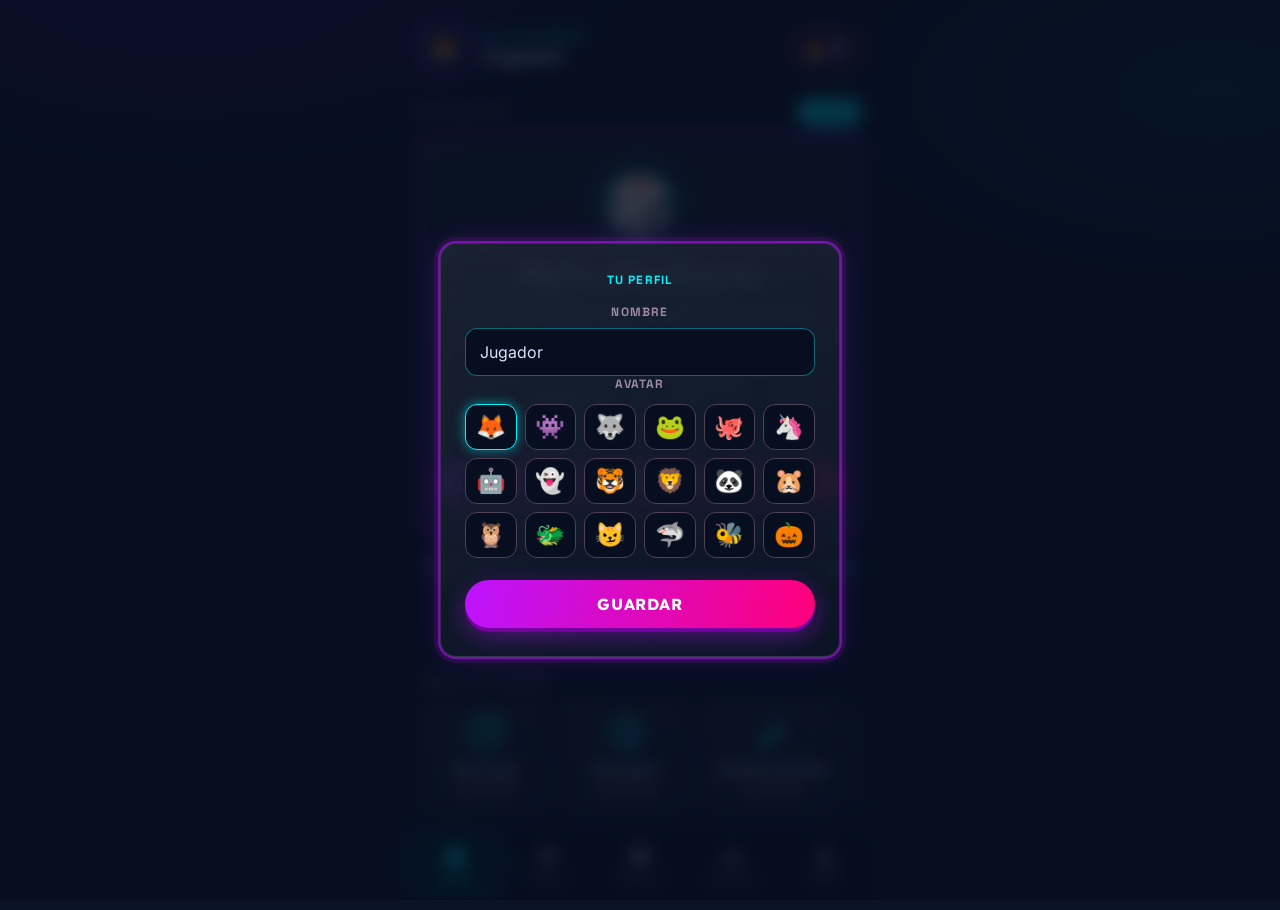
<file: index.html>
<!DOCTYPE html>
<html lang="es">
<head>
<meta charset="UTF-8">
<meta name="viewport" content="width=device-width, initial-scale=1.0, viewport-fit=cover">
<meta name="theme-color" content="#0b1326">
<title>Daily Buddy Battles</title>
<link rel="preconnect" href="https://fonts.googleapis.com">
<link rel="preconnect" href="https://fonts.gstatic.com" crossorigin>
<link href="https://fonts.googleapis.com/css2?family=Lexend:wght@400;600;700;800&family=Inter:wght@400;500;600&family=Space+Grotesk:wght@500;700&display=swap" rel="stylesheet">
<link rel="stylesheet" href="css/style.css">
<link rel="icon" href="data:image/svg+xml,<svg xmlns='http://www.w3.org/2000/svg' viewBox='0 0 100 100'><text y='.9em' font-size='90'>⚡</text></svg>">
</head>
<body>

<div id="app">

  <!-- ============ DASHBOARD ============ -->
  <main id="view-home" class="view active">
    <header class="hud">
      <div class="hud-left">
        <div class="avatar avatar-md glow-primary" id="home-avatar">🦊</div>
        <div>
          <p class="label-caps text-cyan">HOLA DE NUEVO</p>
          <h2 class="hud-name" id="home-name">Jugador</h2>
        </div>
      </div>
      <div class="streak-pod" title="Racha diaria">
        <span class="streak-flame">🔥</span>
        <span class="stats-number" id="home-streak">0</span>
      </div>
    </header>

    <section class="section">
      <div class="section-head">
        <p class="label-caps text-muted">RETO DE HOY</p>
        <span class="chip chip-live" id="home-live-chip">● LIVE</span>
      </div>

      <div class="card-hero glass glow-edge" id="home-hero">
        <div class="hero-bg-glow"></div>
        <div class="hero-icon" id="home-game-icon">🎯</div>
        <h1 class="hero-title" id="home-game-name">Cargando…</h1>
        <p class="hero-desc" id="home-game-desc"></p>
        <div class="hero-meta">
          <div class="meta-pod">
            <p class="label-caps text-muted">TERMINA EN</p>
            <p class="stats-number text-cyan" id="home-countdown">--:--:--</p>
          </div>
          <div class="meta-pod">
            <p class="label-caps text-muted">TU MARCA</p>
            <p class="stats-number text-pink" id="home-best">—</p>
          </div>
        </div>
        <button class="btn-3d btn-primary btn-block" id="home-play-btn">
          <span id="home-play-label">JUGAR AHORA</span>
        </button>
      </div>
    </section>

    <section class="section">
      <div class="section-head">
        <p class="label-caps text-muted">RANKING DE HOY</p>
        <button class="link-btn" data-goto="rank">Ver todo</button>
      </div>
      <div id="home-mini-rank" class="stack"></div>
    </section>

    <section class="section">
      <div class="section-head">
        <p class="label-caps text-muted">TODOS LOS JUEGOS</p>
      </div>
      <div class="rail" id="home-upcoming"></div>
    </section>
  </main>

  <!-- ============ DUEL LOBBY ============ -->
  <main id="view-duel" class="view">
    <header class="page-head">
      <h1 class="page-title">Sala de Duelo</h1>
      <p class="page-sub">Reta a un amigo en el minijuego de hoy</p>
    </header>

    <section class="section">
      <div class="duel-card glass glow-edge">
        <div class="duel-side">
          <div class="avatar avatar-lg glow-primary" id="duel-me-avatar">🦊</div>
          <p class="duel-name" id="duel-me-name">Tú</p>
          <p class="stats-number text-cyan" id="duel-me-score">—</p>
        </div>
        <div class="vs-badge">VS</div>
        <div class="duel-side">
          <div class="avatar avatar-lg glow-pink" id="duel-foe-avatar">👾</div>
          <p class="duel-name" id="duel-foe-name">Rival</p>
          <p class="stats-number text-pink" id="duel-foe-score">—</p>
        </div>
      </div>

      <div class="field">
        <label class="label-caps text-muted" for="duel-foe-input">NOMBRE DEL RIVAL</label>
        <input type="text" id="duel-foe-input" class="input" maxlength="14" placeholder="Ej: Marta">
      </div>

      <button class="btn-3d btn-primary btn-block" id="duel-start-btn">⚔️ EMPEZAR DUELO</button>
      <p class="hint">Modo pasa-y-juega: primero juegas tú y luego le pasas el móvil a tu rival. Mismo reto, misma semilla.</p>
    </section>

    <section class="section">
      <div class="section-head">
        <p class="label-caps text-muted">COMPARTE TU RESULTADO</p>
      </div>
      <div class="card glass">
        <p class="body-md text-muted" id="share-status">Juega el reto de hoy para generar tu código.</p>
        <div class="share-row">
          <code class="share-code" id="share-code">—</code>
          <button class="btn-3d btn-cyan btn-sm" id="share-copy-btn">COPIAR</button>
        </div>
      </div>
      <div class="field">
        <label class="label-caps text-muted" for="import-input">PEGA EL CÓDIGO DE UN AMIGO</label>
        <div class="share-row">
          <input type="text" id="import-input" class="input" placeholder="DDB1.…">
          <button class="btn-3d btn-pink btn-sm" id="import-btn">AÑADIR</button>
        </div>
        <p class="hint" id="import-msg"></p>
      </div>
    </section>

    <section class="section">
      <div class="section-head">
        <p class="label-caps text-muted">HISTORIAL DE DUELOS</p>
      </div>
      <div id="duel-history" class="stack"></div>
    </section>
  </main>

  <!-- ============ QUEST BOARD (camino hexagonal estilo oca) ============ -->
  <main id="view-board" class="view neon-grid">
    <header class="page-head quest-head">
      <h1 class="page-title quest-title">EL TABLERO</h1>
      <p class="page-sub" id="board-sub">Temporada 1 · Da la vuelta al tablero para ganar</p>
    </header>

    <section class="section">
      <div class="mono-board" id="board-grid"></div>
    </section>

    <section class="section">
      <div class="card glass board-legend">
        <p class="label-caps text-muted">CÓMO FUNCIONA</p>
        <p class="hint">Cada partida del reto avanza tu ficha <b>1–6 casillas</b> según la puntuación (500 pts ≈ 1 casilla). Ganar un duelo da <b>+3</b>. Los amigos avanzan al pegar sus códigos.</p>
        <p class="hint">⏫ <b>Adelanta</b>: saltas por delante del rival de delante · ⏬ <b>Retrocede</b>: te cae detrás el de atrás · 🔄 <b>Intercambio</b>: cambias de sitio con el líder · 🏁 <b>Vuelta completa</b>: ¡ganas la temporada!</p>
      </div>
    </section>

    <section class="section">
      <div class="section-head"><p class="label-caps text-muted">ÚLTIMOS MOVIMIENTOS</p></div>
      <div id="board-log" class="stack"></div>
    </section>

    <!-- banner de movimiento (fijo sobre la nav) -->
    <div class="quest-banner" id="board-banner">
      <div class="qb-icon">
        <svg viewBox="0 0 24 24"><path d="m3 17 6-6 4 4 7-7v4h2V5h-7v2h4l-6 6-4-4-8 8z"/></svg>
      </div>
      <div class="qb-info">
        <p class="label-caps text-cyan" id="qb-title">RETO PENDIENTE</p>
        <p class="qb-sub" id="qb-sub">Juega para avanzar</p>
      </div>
      <button class="btn-3d btn-primary btn-sm" id="qb-btn">JUGAR</button>
    </div>

    <div class="vignette"></div>
  </main>

  <!-- ============ LEADERBOARD ============ -->
  <main id="view-rank" class="view">
    <header class="page-head">
      <h1 class="page-title">Clasificación</h1>
      <p class="page-sub" id="rank-sub">Reto de hoy</p>
    </header>

    <div class="seg" id="rank-seg">
      <button class="seg-btn active" data-range="today">Hoy</button>
      <button class="seg-btn" data-range="week">Semana</button>
      <button class="seg-btn" data-range="all">Total</button>
    </div>

    <section class="podium-wrap" id="rank-podium"></section>

    <section class="section">
      <div id="rank-list" class="stack"></div>
    </section>
  </main>

  <!-- ============ PROFILE ============ -->
  <main id="view-profile" class="view">
    <header class="page-head profile-head">
      <div class="avatar avatar-xl glow-primary" id="prof-avatar">🦊</div>
      <h1 class="page-title" id="prof-name">Jugador</h1>
      <p class="label-caps text-cyan" id="prof-title-badge">NOVATO NEÓN</p>
      <button class="link-btn" id="prof-edit-btn">✏️ Editar perfil</button>
    </header>

    <section class="section">
      <div class="stat-grid">
        <div class="card glass stat-pod"><p class="stats-number text-primary" id="st-played">0</p><p class="label-caps text-muted">PARTIDAS</p></div>
        <div class="card glass stat-pod"><p class="stats-number text-cyan" id="st-streak">0</p><p class="label-caps text-muted">RACHA</p></div>
        <div class="card glass stat-pod"><p class="stats-number text-pink" id="st-wins">0</p><p class="label-caps text-muted">DUELOS GANADOS</p></div>
        <div class="card glass stat-pod"><p class="stats-number text-gold" id="st-points">0</p><p class="label-caps text-muted">PUNTOS TOTALES</p></div>
      </div>
    </section>

    <section class="section">
      <div class="section-head"><p class="label-caps text-muted">INSIGNIAS</p></div>
      <div class="badge-grid" id="prof-badges"></div>
    </section>

    <section class="section">
      <div class="section-head"><p class="label-caps text-muted">ACTIVIDAD RECIENTE</p></div>
      <div id="prof-activity" class="stack"></div>
    </section>

    <section class="section">
      <button class="btn-3d btn-danger btn-block" id="prof-reset-btn">BORRAR TODOS MIS DATOS</button>
    </section>
  </main>

  <!-- ============ BOTTOM NAV ============ -->
  <nav class="bottom-nav glass">
    <button class="nav-btn active" data-goto="home">
      <svg viewBox="0 0 24 24"><path d="M3 10.5 12 3l9 7.5V21a1 1 0 0 1-1 1h-5v-6h-6v6H4a1 1 0 0 1-1-1Z"/></svg>
      <span>Inicio</span>
    </button>
    <button class="nav-btn" data-goto="duel">
      <svg viewBox="0 0 24 24"><path d="M14.5 3 21 9.5l-2 2L12.5 5zM5 12.5 11.5 19l-2 2L3 14.5zM3 9.5 9.5 3l11 11L14 20.5z" opacity=".9"/></svg>
      <span>Duelo</span>
    </button>
    <button class="nav-btn" data-goto="board">
      <svg viewBox="0 0 24 24"><path d="M5 3h14a2 2 0 0 1 2 2v14a2 2 0 0 1-2 2H5a2 2 0 0 1-2-2V5a2 2 0 0 1 2-2m3 3.5A1.5 1.5 0 1 0 9.5 8 1.5 1.5 0 0 0 8 6.5m8 0A1.5 1.5 0 1 0 17.5 8 1.5 1.5 0 0 0 16 6.5m-4 4A1.5 1.5 0 1 0 13.5 12 1.5 1.5 0 0 0 12 10.5m-4 4A1.5 1.5 0 1 0 9.5 16 1.5 1.5 0 0 0 8 14.5m8 0A1.5 1.5 0 1 0 17.5 16 1.5 1.5 0 0 0 16 14.5"/></svg>
      <span>Tablero</span>
    </button>
    <button class="nav-btn" data-goto="rank">
      <svg viewBox="0 0 24 24"><path d="M4 21v-8h4v8zm6 0V6h4v15zm6 0v-11h4v11z"/></svg>
      <span>Ranking</span>
    </button>
    <button class="nav-btn" data-goto="profile">
      <svg viewBox="0 0 24 24"><path d="M12 12a4.5 4.5 0 1 0-4.5-4.5A4.5 4.5 0 0 0 12 12m0 2c-4 0-8 2-8 5v2h16v-2c0-3-4-5-8-5"/></svg>
      <span>Perfil</span>
    </button>
  </nav>

</div>

<!-- ============ GAME OVERLAY ============ -->
<div id="game-overlay" class="overlay hidden">
  <header class="game-hud glass">
    <button class="icon-btn" id="game-quit-btn">✕</button>
    <div class="game-hud-mid">
      <p class="label-caps text-cyan" id="game-hud-label">RETO</p>
      <p class="hud-name" id="game-hud-title">—</p>
    </div>
    <div class="game-hud-score">
      <p class="label-caps text-muted">PUNTOS</p>
      <p class="stats-number text-primary" id="game-hud-score">0</p>
    </div>
  </header>
  <div id="game-stage"></div>
</div>

<!-- ============ RESULT MODAL ============ -->
<div id="result-modal" class="overlay hidden">
  <div class="modal-card glass glow-edge">
    <p class="label-caps" id="result-label">RESULTADO</p>
    <h1 class="result-title" id="result-title">¡BIEN!</h1>
    <p class="result-score" id="result-score">0</p>
    <p class="body-md text-muted" id="result-detail"></p>
    <div class="modal-actions" id="result-actions"></div>
  </div>
</div>

<!-- ============ PROFILE EDIT MODAL ============ -->
<div id="edit-modal" class="overlay hidden">
  <div class="modal-card glass glow-edge">
    <p class="label-caps text-cyan">TU PERFIL</p>
    <div class="field">
      <label class="label-caps text-muted" for="edit-name">NOMBRE</label>
      <input type="text" id="edit-name" class="input" maxlength="14" placeholder="Tu nombre">
    </div>
    <p class="label-caps text-muted">AVATAR</p>
    <div class="emoji-grid" id="edit-emojis"></div>
    <div class="modal-actions">
      <button class="btn-3d btn-primary btn-block" id="edit-save-btn">GUARDAR</button>
    </div>
  </div>
</div>

<div id="toast" class="toast hidden"></div>

<script src="js/games.js"></script>
<script src="js/app.js"></script>
</body>
</html>
</file>
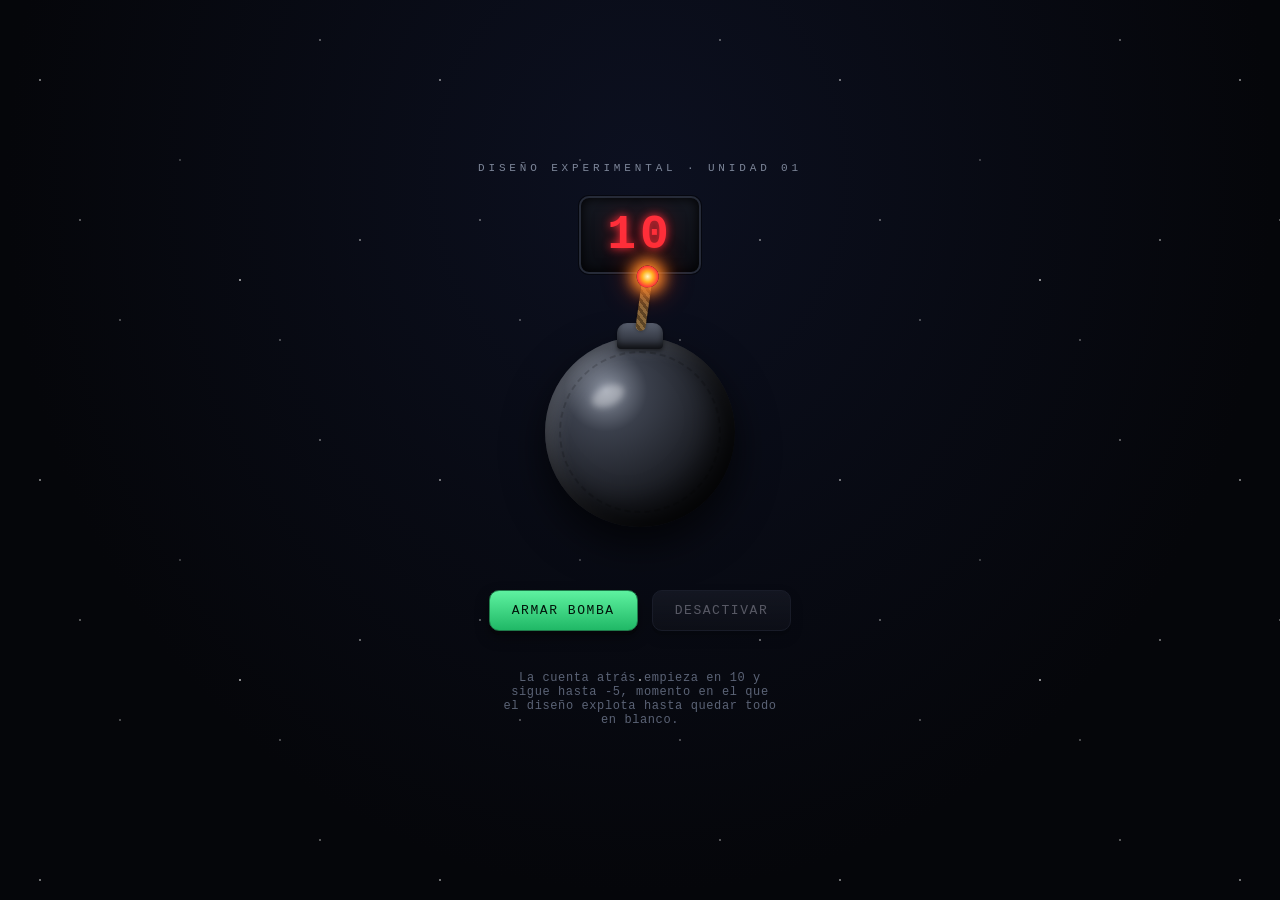
<file: bomba.html>
<!DOCTYPE html>
<html lang="es">
<head>
<meta charset="UTF-8">
<meta name="viewport" content="width=device-width, initial-scale=1.0, viewport-fit=cover">
<meta name="theme-color" content="#05060a">
<title>Bomba: Cuenta Atrás</title>
<link rel="icon" href="data:image/svg+xml,<svg xmlns='http://www.w3.org/2000/svg' viewBox='0 0 100 100'><text y='.9em' font-size='90'>💣</text></svg>">
<style>
  :root{
    --bg-1:#05060a;
    --bg-2:#0c1020;
    --steel-1:#3a3f4b;
    --steel-2:#181a20;
    --steel-hi:#8a91a0;
    --red:#ff2f3a;
    --amber:#ffb020;
    --white:#ffffff;
  }
  *{box-sizing:border-box;}
  html,body{
    margin:0;
    padding:0;
    width:100%;
    height:100%;
    background:radial-gradient(ellipse at 50% 20%, var(--bg-2), var(--bg-1) 70%);
    overflow:hidden;
    font-family:'Courier New', 'Segoe UI Mono', monospace;
  }

  #stars{
    position:fixed;
    inset:0;
    background-image:
      radial-gradient(1px 1px at 10% 20%, #ffffff88 1px, transparent 1px),
      radial-gradient(1px 1px at 80% 10%, #ffffff66 1px, transparent 1px),
      radial-gradient(1px 1px at 60% 70%, #ffffffaa 1px, transparent 1px),
      radial-gradient(1px 1px at 30% 80%, #ffffff55 1px, transparent 1px),
      radial-gradient(1px 1px at 90% 60%, #ffffff77 1px, transparent 1px),
      radial-gradient(1px 1px at 45% 40%, #ffffff44 1px, transparent 1px),
      radial-gradient(1px 1px at 20% 55%, #ffffff66 1px, transparent 1px),
      radial-gradient(1px 1px at 70% 85%, #ffffff55 1px, transparent 1px);
    background-repeat:repeat;
    background-size:400px 400px;
    opacity:.8;
    pointer-events:none;
    z-index:0;
    transition:opacity .6s ease;
  }

  #scene{
    position:relative;
    width:100%;
    height:100%;
    display:flex;
    flex-direction:column;
    align-items:center;
    justify-content:center;
    gap:28px;
    z-index:1;
  }

  .title{
    color:#7d8699;
    letter-spacing:.35em;
    font-size:11px;
    text-transform:uppercase;
    margin:0 0 -6px;
  }

  /* ---------- Timer readout ---------- */
  .readout{
    position:relative;
    padding:10px 26px;
    border-radius:10px;
    background:linear-gradient(180deg,#151821,#0a0c12);
    border:2px solid #262b38;
    box-shadow:inset 0 0 12px #000, 0 0 0 1px #00000080;
  }
  .readout-digits{
    font-size:48px;
    font-weight:700;
    letter-spacing:4px;
    color:var(--red);
    text-shadow:0 0 8px var(--red), 0 0 22px #ff000066;
    font-variant-numeric:tabular-nums;
    transition:color .2s;
  }
  .readout-digits.neg{
    color:#ff5f5f;
    animation:blinkFast .35s steps(2,start) infinite;
  }
  @keyframes blinkFast{ 50%{ opacity:.25; } }

  /* ---------- Bomb ---------- */
  #bomb-wrap{
    position:relative;
    width:260px;
    height:260px;
    display:flex;
    align-items:center;
    justify-content:center;
  }
  #bomb{
    position:relative;
    width:190px;
    height:190px;
    border-radius:50%;
    background:
      radial-gradient(circle at 32% 28%, var(--steel-hi) 0%, var(--steel-1) 22%, var(--steel-2) 62%, #050608 100%);
    box-shadow:
      inset -14px -14px 30px #000000cc,
      inset 10px 10px 18px #ffffff22,
      0 18px 40px #000000aa;
    transition:transform .08s ease;
  }
  #bomb::after{
    /* rivet ring */
    content:"";
    position:absolute;
    inset:14px;
    border-radius:50%;
    border:2px dashed #00000055;
    opacity:.5;
  }
  .cap{
    position:absolute;
    top:-14px;
    left:50%;
    transform:translateX(-50%);
    width:46px;
    height:26px;
    border-radius:10px 10px 4px 4px;
    background:linear-gradient(180deg,#585f6e,#22252d);
    box-shadow:inset 0 -4px 6px #00000090, 0 2px 4px #00000080;
  }
  .fuse{
    position:absolute;
    top:-58px;
    left:50%;
    width:10px;
    height:52px;
    transform-origin:bottom center;
    transform:translateX(-50%) rotate(8deg);
  }
  .fuse-rope{
    position:absolute;
    inset:0;
    background:repeating-linear-gradient(45deg,#8a6a3d,#8a6a3d 3px,#5c4526 3px,#5c4526 6px);
    border-radius:6px;
    box-shadow:0 0 4px #00000070;
  }
  .spark{
    position:absolute;
    top:-14px;
    left:50%;
    transform:translateX(-50%);
    width:22px;
    height:22px;
    border-radius:50%;
    background:radial-gradient(circle, #fff5c0 0%, var(--amber) 35%, var(--red) 70%, transparent 75%);
    box-shadow:0 0 14px 6px #ff8a2a, 0 0 26px 12px #ff2f0044;
    animation:flicker .12s infinite alternate;
  }
  @keyframes flicker{
    0%{ transform:translateX(-50%) scale(1) rotate(-4deg); }
    100%{ transform:translateX(-50%) scale(1.18) rotate(4deg); }
  }

  .glint{
    position:absolute;
    top:26%;
    left:24%;
    width:34px;
    height:20px;
    border-radius:50%;
    background:#ffffff55;
    filter:blur(3px);
    transform:rotate(-25deg);
  }

  /* shaking as it gets urgent */
  .shake-slow{ animation:shake .5s infinite; }
  .shake-fast{ animation:shake .12s infinite; }
  @keyframes shake{
    0%,100%{ transform:translate(0,0) rotate(0deg); }
    25%{ transform:translate(-3px,2px) rotate(-1deg); }
    50%{ transform:translate(3px,-2px) rotate(1deg); }
    75%{ transform:translate(-2px,-3px) rotate(-1deg); }
  }

  /* ---------- Controls ---------- */
  .controls{
    display:flex;
    gap:14px;
  }
  button.btn{
    font-family:inherit;
    font-size:13px;
    letter-spacing:.12em;
    text-transform:uppercase;
    color:#eef;
    background:linear-gradient(180deg,#2a2f3d,#171a22);
    border:1px solid #3a4054;
    padding:12px 22px;
    border-radius:10px;
    cursor:pointer;
    box-shadow:0 4px 0 #05060a, 0 6px 14px #00000066;
  }
  button.btn:active{
    transform:translateY(3px);
    box-shadow:0 1px 0 #05060a;
  }
  button.btn.primary{
    color:#00140a;
    background:linear-gradient(180deg,#5ef2a0,#20b866);
    border-color:#1f7a4a;
  }
  button.btn[disabled]{
    opacity:.35;
    cursor:not-allowed;
  }
  .hint{
    color:#5b6376;
    font-size:12px;
    letter-spacing:.05em;
    text-align:center;
    max-width:280px;
  }

  /* ---------- Explosion particles / shockwaves ---------- */
  .particle{
    position:fixed;
    border-radius:50%;
    pointer-events:none;
    z-index:5;
    will-change:transform,opacity;
  }
  .shockwave{
    position:fixed;
    top:50%;
    left:50%;
    width:40px;
    height:40px;
    margin:-20px 0 0 -20px;
    border-radius:50%;
    border:4px solid #ffd98a;
    box-shadow:0 0 30px 10px #ff9a2a88;
    pointer-events:none;
    z-index:4;
    opacity:0;
  }
  .shockwave.go{
    animation:shockwave 1.1s cubic-bezier(.1,.6,.3,1) forwards;
  }
  @keyframes shockwave{
    0%{ opacity:.95; transform:scale(0); }
    100%{ opacity:0; transform:scale(38); }
  }

  #flash{
    position:fixed;
    inset:0;
    background:radial-gradient(circle at 50% 55%, #fff, #fff6d8 35%, #ff8a2a 65%, #2a0800 100%);
    opacity:0;
    z-index:6;
    pointer-events:none;
  }
  #flash.go{
    animation:flashSeq 2.6s ease forwards;
  }
  @keyframes flashSeq{
    0%{ opacity:0; }
    8%{ opacity:1; }
    35%{ opacity:1; background:radial-gradient(circle at 50% 55%, #fff, #fff 40%, #ffe9b0 70%, #6a2a00 100%); }
    100%{ opacity:1; background:#ffffff; }
  }

  #bomb-wrap.exploding #bomb,
  #bomb-wrap.exploding .cap,
  #bomb-wrap.exploding .fuse{
    animation:none;
    opacity:0;
    transition:opacity .12s ease;
  }

  #whiteout{
    position:fixed;
    inset:0;
    background:#ffffff;
    opacity:0;
    z-index:7;
    display:flex;
    align-items:center;
    justify-content:center;
    flex-direction:column;
    gap:18px;
    pointer-events:none;
    transition:opacity .8s ease;
  }
  #whiteout.show{
    opacity:1;
    pointer-events:auto;
  }
  #whiteout h1{
    margin:0;
    font-family:inherit;
    letter-spacing:.3em;
    font-size:15px;
    color:#111;
    text-transform:uppercase;
  }
  #whiteout p{
    margin:0;
    color:#555;
    font-size:12px;
    letter-spacing:.08em;
  }
  #whiteout button.btn{
    color:#111;
    background:#fff;
    border:1px solid #ccc;
    box-shadow:0 4px 0 #ccc, 0 6px 14px #00000022;
  }

  .screen-shake{
    animation:screenShake .35s ease-in-out;
  }
  @keyframes screenShake{
    0%,100%{ transform:translate(0,0); }
    20%{ transform:translate(-10px,6px); }
    40%{ transform:translate(9px,-7px); }
    60%{ transform:translate(-7px,-5px); }
    80%{ transform:translate(6px,8px); }
  }
</style>
</head>
<body>

<div id="stars"></div>
<div id="flash"></div>
<div id="whiteout">
  <h1>Todo es luz.</h1>
  <p>El diseño ha colapsado en el Big Bang.</p>
  <button class="btn primary" id="reset-btn">Reiniciar</button>
</div>

<div id="scene">
  <p class="title">Diseño experimental · unidad 01</p>

  <div class="readout">
    <span class="readout-digits" id="digits">10</span>
  </div>

  <div id="bomb-wrap">
    <div id="bomb">
      <div class="glint"></div>
      <div class="cap"></div>
      <div class="fuse">
        <div class="fuse-rope"></div>
        <div class="spark" id="spark"></div>
      </div>
    </div>
  </div>

  <div class="controls">
    <button class="btn primary" id="start-btn">Armar bomba</button>
    <button class="btn" id="stop-btn" disabled>Desactivar</button>
  </div>
  <p class="hint">La cuenta atrás empieza en 10 y sigue hasta -5, momento en el que el diseño explota hasta quedar todo en blanco.</p>
</div>

<script>
(function(){
  const START = 10;
  const EXPLODE_AT = -5;

  const digitsEl   = document.getElementById('digits');
  const bombWrap   = document.getElementById('bomb-wrap');
  const bomb       = document.getElementById('bomb');
  const spark      = document.getElementById('spark');
  const startBtn   = document.getElementById('start-btn');
  const stopBtn    = document.getElementById('stop-btn');
  const resetBtn   = document.getElementById('reset-btn');
  const flash      = document.getElementById('flash');
  const whiteout   = document.getElementById('whiteout');
  const stars      = document.getElementById('stars');

  let timeLeft = START;
  let timerId = null;
  let running = false;

  function render(){
    digitsEl.textContent = timeLeft;
    digitsEl.classList.toggle('neg', timeLeft < 0);

    bombWrap.classList.remove('shake-slow','shake-fast');
    if(timeLeft <= 3 && timeLeft > EXPLODE_AT){
      bombWrap.classList.add('shake-fast');
    } else if(timeLeft <= 6){
      bombWrap.classList.add('shake-slow');
    }
  }

  function tick(){
    timeLeft -= 1;
    if(timeLeft <= EXPLODE_AT){
      clearInterval(timerId);
      timerId = null;
      render();
      explode();
      return;
    }
    render();
  }

  function start(){
    if(running) return;
    running = true;
    timeLeft = START;
    render();
    startBtn.disabled = true;
    stopBtn.disabled = false;
    timerId = setInterval(tick, 1000);
  }

  function stop(){
    if(!running) return;
    clearInterval(timerId);
    timerId = null;
    running = false;
    startBtn.disabled = false;
    stopBtn.disabled = true;
  }

  function spawnParticles(){
    const originRect = bomb.getBoundingClientRect();
    const cx = originRect.left + originRect.width/2;
    const cy = originRect.top + originRect.height/2;
    const colors = ['#fff5c0','#ffd35c','#ff9a2a','#ff5a1f','#ff2f2f','#ffffff'];
    const count = 90;

    for(let i=0;i<count;i++){
      const p = document.createElement('div');
      p.className = 'particle';
      const size = 4 + Math.random()*14;
      p.style.width  = size+'px';
      p.style.height = size+'px';
      p.style.left = (cx - size/2)+'px';
      p.style.top  = (cy - size/2)+'px';
      const color = colors[Math.floor(Math.random()*colors.length)];
      p.style.background = color;
      p.style.boxShadow = '0 0 '+(size*1.5)+'px '+color;

      const angle = Math.random()*Math.PI*2;
      const dist  = 180 + Math.random()*520;
      const dx = Math.cos(angle)*dist;
      const dy = Math.sin(angle)*dist;
      const duration = 700 + Math.random()*700;

      document.body.appendChild(p);

      const anim = p.animate([
        { transform:'translate(0,0) scale(1)', opacity:1 },
        { transform:`translate(${dx}px, ${dy}px) scale(0.2)`, opacity:0 }
      ], { duration, easing:'cubic-bezier(.15,.6,.3,1)', fill:'forwards' });

      anim.onfinish = () => p.remove();
    }
  }

  function spawnShockwaves(){
    for(let i=0;i<3;i++){
      const s = document.createElement('div');
      s.className = 'shockwave';
      document.body.appendChild(s);
      setTimeout(()=>{
        s.classList.add('go');
        s.addEventListener('animationend', ()=> s.remove());
      }, i*120);
    }
  }

  function explode(){
    stopBtn.disabled = true;
    startBtn.disabled = true;

    bombWrap.classList.remove('shake-slow','shake-fast');
    bombWrap.classList.add('exploding');
    spark.style.display = 'none';

    document.body.classList.add('screen-shake');
    setTimeout(()=> document.body.classList.remove('screen-shake'), 350);

    spawnShockwaves();
    spawnParticles();

    flash.classList.add('go');
    stars.style.opacity = '0';

    setTimeout(()=>{
      whiteout.classList.add('show');
    }, 1900);
  }

  function reset(){
    clearInterval(timerId);
    timerId = null;
    running = false;
    timeLeft = START;

    document.querySelectorAll('.particle, .shockwave').forEach(el => el.remove());
    flash.classList.remove('go');
    flash.style.opacity = '';
    whiteout.classList.remove('show');
    stars.style.opacity = '.8';

    bombWrap.classList.remove('exploding','shake-slow','shake-fast');
    spark.style.display = '';

    startBtn.disabled = false;
    stopBtn.disabled = true;

    render();
  }

  startBtn.addEventListener('click', start);
  stopBtn.addEventListener('click', stop);
  resetBtn.addEventListener('click', reset);

  render();
})();
</script>
</body>
</html>
</file>
<file: css/style.css>
/* ============================================================
   DAILY BUDDY BATTLES — design system "Daily Duel Neon"
   Tokens y componentes generados desde el proyecto de Stitch.
   ============================================================ */

:root {
  /* Colores — Deep Space + neón */
  --surface: #0b1326;
  --surface-dim: #0b1326;
  --surface-bright: #31394d;
  --surface-lowest: #060e20;
  --surface-low: #131b2e;
  --surface-container: #171f33;
  --surface-high: #222a3d;
  --surface-highest: #2d3449;
  --on-surface: #dae2fd;
  --on-surface-variant: #d4c0d7;
  --outline: #9d8ba0;
  --outline-variant: #504254;

  --primary: #ebb2ff;
  --primary-container: #bc13fe;
  --on-primary: #520072;
  --primary-deep: #74009f;

  --secondary: #e6feff;
  --secondary-container: #00f4fe;
  --cyan: #00f5ff;
  --cyan-dim: #00dce5;

  --tertiary: #ffb1c3;
  --tertiary-container: #e8006e;
  --pink: #ff007a;

  --error: #ffb4ab;
  --error-container: #93000a;

  --win: #3dff9a;
  --lose: #ff5470;

  --gold: #ffd76a;
  --silver: #cdd7e8;
  --bronze: #e8a26a;

  /* Tipografía */
  --font-head: 'Lexend', system-ui, sans-serif;
  --font-body: 'Inter', system-ui, sans-serif;
  --font-label: 'Space Grotesk', monospace, sans-serif;

  /* Forma y espacio */
  --r-sm: 0.25rem;
  --r: 0.5rem;
  --r-md: 0.75rem;
  --r-lg: 1rem;
  --r-xl: 1.5rem;
  --pad: 20px;
  --gap: 12px;
  --touch: 48px;
}

* { margin: 0; padding: 0; box-sizing: border-box; -webkit-tap-highlight-color: transparent; }

html, body {
  background: var(--surface);
  color: var(--on-surface);
  font-family: var(--font-body);
  font-size: 16px;
  line-height: 1.5;
  min-height: 100%;
  overscroll-behavior: none;
}

body {
  background:
    radial-gradient(60% 40% at 15% -5%, rgba(188, 19, 254, 0.22), transparent 60%),
    radial-gradient(50% 35% at 95% 10%, rgba(0, 244, 254, 0.12), transparent 60%),
    radial-gradient(45% 30% at 50% 110%, rgba(232, 0, 110, 0.14), transparent 60%),
    var(--surface);
  background-attachment: fixed;
}

#app {
  max-width: 480px;
  margin: 0 auto;
  padding: 0 var(--pad) calc(90px + env(safe-area-inset-bottom));
  min-height: 100dvh;
}

/* ---------- tipografía utilitaria ---------- */
.label-caps {
  font-family: var(--font-label);
  font-size: 12px;
  font-weight: 700;
  letter-spacing: 0.1em;
  line-height: 16px;
  text-transform: uppercase;
}
.stats-number { font-family: var(--font-head); font-size: 20px; font-weight: 700; line-height: 24px; }
.body-md { font-size: 16px; line-height: 24px; }

.text-muted { color: var(--outline); }
.text-cyan { color: var(--secondary-container); }
.text-pink { color: var(--tertiary); }
.text-primary { color: var(--primary); }
.text-gold { color: var(--gold); }
.text-win { color: var(--win); }
.text-lose { color: var(--lose); }

/* ---------- vistas ---------- */
.view { display: none; animation: view-in 0.25s ease; }
.view.active { display: block; }
@keyframes view-in { from { opacity: 0; transform: translateY(8px); } to { opacity: 1; transform: none; } }

.section { margin-top: 28px; }
.section-head {
  display: flex; align-items: center; justify-content: space-between;
  margin-bottom: 12px;
}
.stack { display: flex; flex-direction: column; gap: var(--gap); }

.page-head { padding-top: 28px; }
.page-title { font-family: var(--font-head); font-size: 28px; font-weight: 700; line-height: 34px; }
.page-sub { color: var(--outline); margin-top: 4px; }

/* ---------- HUD superior (dashboard) ---------- */
.hud { display: flex; align-items: center; justify-content: space-between; padding-top: 24px; }
.hud-left { display: flex; align-items: center; gap: 12px; }
.hud-name { font-family: var(--font-head); font-size: 20px; font-weight: 700; line-height: 24px; }

.streak-pod {
  display: flex; align-items: center; gap: 6px;
  background: rgba(232, 0, 110, 0.15);
  border: 1px solid rgba(255, 177, 195, 0.35);
  border-radius: 999px;
  padding: 8px 14px;
  box-shadow: 0 0 14px rgba(232, 0, 110, 0.25);
}
.streak-flame { font-size: 18px; }

/* ---------- avatares ---------- */
.avatar {
  display: grid; place-items: center;
  background: linear-gradient(145deg, var(--surface-high), var(--surface-lowest));
  border: 1px solid rgba(235, 178, 255, 0.35);
  border-radius: 999px;
  user-select: none;
}
.avatar-md { width: 48px; height: 48px; font-size: 24px; }
.avatar-lg { width: 72px; height: 72px; font-size: 36px; }
.avatar-xl { width: 96px; height: 96px; font-size: 48px; }

.glow-primary { box-shadow: 0 0 0 2px rgba(188, 19, 254, 0.55), 0 0 18px rgba(188, 19, 254, 0.45); }
.glow-cyan    { box-shadow: 0 0 0 2px rgba(0, 244, 254, 0.55), 0 0 18px rgba(0, 244, 254, 0.4); }
.glow-pink    { box-shadow: 0 0 0 2px rgba(232, 0, 110, 0.55), 0 0 18px rgba(232, 0, 110, 0.45); }

/* ---------- cristal / tarjetas ---------- */
.glass {
  background: linear-gradient(160deg, rgba(255, 255, 255, 0.08), rgba(255, 255, 255, 0.03));
  backdrop-filter: blur(16px);
  -webkit-backdrop-filter: blur(16px);
  border: 1px solid rgba(218, 226, 253, 0.14);
  border-radius: var(--r-lg);
}
.card { padding: 16px; }
/* activo/ganador: anillo de 2px sin blur y alta expansión (spec "Glow Borders") */
.glow-edge {
  box-shadow:
    0 0 0 2px rgba(188, 19, 254, 0.55),
    0 0 0 6px rgba(188, 19, 254, 0.12),
    0 0 28px rgba(188, 19, 254, 0.22);
}

/* ---------- tarjeta héroe ---------- */
.card-hero { position: relative; overflow: hidden; padding: 24px 20px; text-align: center; }
.hero-bg-glow {
  position: absolute; inset: -40% -20% auto; height: 70%;
  background: radial-gradient(50% 60% at 50% 0%, rgba(188, 19, 254, 0.35), transparent 70%);
  pointer-events: none;
}
.hero-icon { font-size: 56px; filter: drop-shadow(0 0 16px rgba(0, 244, 254, 0.6)); position: relative; }
.hero-title {
  font-family: var(--font-head); font-size: 32px; font-weight: 800; line-height: 40px;
  margin-top: 8px; position: relative;
}
.hero-desc { color: var(--on-surface-variant); font-size: 18px; line-height: 28px; margin-top: 6px; position: relative; }
.hero-meta { display: flex; gap: 12px; justify-content: center; margin: 20px 0; position: relative; }
.meta-pod {
  background: rgba(6, 14, 32, 0.6);
  border: 1px solid rgba(218, 226, 253, 0.1);
  border-radius: var(--r-md);
  padding: 10px 18px;
  min-width: 130px;
}

/* ---------- chips ---------- */
.chip {
  font-family: var(--font-label);
  font-size: 11px; font-weight: 700; letter-spacing: 0.08em;
  padding: 4px 12px;
  border-radius: 999px;
}
.chip-live {
  color: #003739;
  background: var(--secondary-container);
  box-shadow: 0 0 12px rgba(0, 244, 254, 0.6);
  animation: pulse 1.6s ease-in-out infinite;
}
.chip-done { color: var(--win); background: rgba(61, 255, 154, 0.12); border: 1px solid rgba(61, 255, 154, 0.4); }
@keyframes pulse { 50% { box-shadow: 0 0 4px rgba(0, 244, 254, 0.3); } }

/* ---------- botones 3D ---------- */
.btn-3d {
  font-family: var(--font-head);
  font-size: 16px; font-weight: 700; letter-spacing: 0.04em;
  color: #fff;
  border: none; cursor: pointer;
  border-radius: var(--r-xl);
  padding: 14px 24px;
  min-height: var(--touch);
  position: relative;
  transition: transform 0.06s ease, box-shadow 0.06s ease;
}
.btn-3d:active { transform: translateY(2px); }
.btn-block { width: 100%; }
.btn-sm { padding: 10px 16px; font-size: 13px; min-height: 40px; border-radius: var(--r-lg); flex-shrink: 0; }

.btn-primary {
  background: linear-gradient(100deg, var(--primary-container), var(--pink));
  box-shadow: 0 4px 0 var(--primary-deep), 0 8px 24px rgba(188, 19, 254, 0.4);
}
.btn-primary:active { box-shadow: 0 2px 0 var(--primary-deep), 0 4px 14px rgba(188, 19, 254, 0.4); }

.btn-cyan {
  background: linear-gradient(100deg, var(--cyan-dim), var(--secondary-container));
  color: #003739;
  box-shadow: 0 4px 0 #007a80, 0 8px 20px rgba(0, 244, 254, 0.3);
}
.btn-cyan:active { box-shadow: 0 2px 0 #007a80; }

.btn-pink {
  background: linear-gradient(100deg, var(--tertiary-container), var(--pink));
  box-shadow: 0 4px 0 #8f0041, 0 8px 20px rgba(232, 0, 110, 0.35);
}
.btn-pink:active { box-shadow: 0 2px 0 #8f0041; }

.btn-ghost {
  background: var(--surface-high);
  border: 1px solid var(--outline-variant);
  box-shadow: 0 4px 0 var(--surface-lowest);
}
.btn-ghost:active { box-shadow: 0 2px 0 var(--surface-lowest); }

.btn-danger {
  background: linear-gradient(100deg, var(--error-container), #c4173c);
  box-shadow: 0 4px 0 #5c0006, 0 8px 20px rgba(147, 0, 10, 0.35);
}
.btn-danger:active { box-shadow: 0 2px 0 #5c0006; }

.btn-3d:disabled { filter: grayscale(0.6) brightness(0.7); cursor: not-allowed; }

.link-btn {
  background: none; border: none; cursor: pointer;
  color: var(--secondary-container);
  font-family: var(--font-label); font-size: 12px; font-weight: 700; letter-spacing: 0.08em;
}
.icon-btn {
  width: 40px; height: 40px;
  border-radius: 999px;
  background: var(--surface-high);
  border: 1px solid var(--outline-variant);
  color: var(--on-surface);
  font-size: 16px; cursor: pointer;
}

/* ---------- inputs ---------- */
.field { margin-top: 16px; display: flex; flex-direction: column; gap: 8px; }
.input {
  width: 100%;
  background: var(--surface-lowest);
  border: 1px solid rgba(0, 244, 254, 0.4);
  border-radius: var(--r-md);
  color: var(--on-surface);
  font-family: var(--font-body); font-size: 16px;
  padding: 12px 14px;
  min-height: var(--touch);
  outline: none;
  transition: box-shadow 0.2s ease;
}
.input:focus { animation: input-pulse 1.2s ease-in-out infinite; }
@keyframes input-pulse {
  0%, 100% { box-shadow: 0 0 0 1px rgba(0, 244, 254, 0.9), 0 0 10px rgba(0, 244, 254, 0.25); }
  50% { box-shadow: 0 0 0 2px rgba(0, 244, 254, 0.55), 0 0 20px rgba(0, 244, 254, 0.5); }
}
.input::placeholder { color: var(--outline-variant); }
.hint { color: var(--outline); font-size: 13px; margin-top: 10px; line-height: 1.45; }

/* ---------- duel card ---------- */
.duel-card {
  display: flex; align-items: center; justify-content: space-between;
  padding: 22px 18px;
  margin-top: 8px;
}
.duel-side { display: flex; flex-direction: column; align-items: center; gap: 8px; flex: 1; }
.duel-name { font-family: var(--font-head); font-weight: 600; font-size: 15px; }
.vs-badge {
  font-family: var(--font-head); font-weight: 800; font-size: 18px;
  color: #fff;
  background: radial-gradient(circle at 30% 30%, var(--pink), var(--tertiary-container));
  width: 52px; height: 52px;
  display: grid; place-items: center;
  border-radius: 999px;
  box-shadow: 0 0 20px rgba(232, 0, 110, 0.6);
  flex-shrink: 0;
}
.duel-side.winner .avatar { box-shadow: 0 0 0 2px var(--win), 0 0 0 6px rgba(61, 255, 154, 0.15), 0 0 22px rgba(61, 255, 154, 0.55); }

/* ---------- compartir ---------- */
.share-row { display: flex; gap: 10px; align-items: center; margin-top: 10px; }
.share-code {
  flex: 1;
  font-family: var(--font-label); font-size: 12px;
  background: var(--surface-lowest);
  border: 1px dashed var(--outline-variant);
  border-radius: var(--r-md);
  padding: 12px;
  overflow: hidden; text-overflow: ellipsis; white-space: nowrap;
  color: var(--secondary);
}

/* ---------- filas de ranking ---------- */
.rank-row {
  display: flex; align-items: center; gap: 12px;
  padding: 12px 14px;
}
.rank-pos {
  font-family: var(--font-head); font-weight: 800; font-size: 16px;
  width: 28px; text-align: center; color: var(--outline);
}
/* spec "Rank Badges": círculo con gradiente metálico y sombra radiante del mismo tono */
.rank-badge {
  width: 32px; height: 32px; flex-shrink: 0;
  border-radius: 999px;
  display: grid; place-items: center;
  font-family: var(--font-head); font-weight: 800; font-size: 14px;
  color: #241503;
}
.rb-gold   { background: radial-gradient(circle at 32% 28%, #fff3c4, var(--gold) 55%, #a8760a); filter: drop-shadow(0 0 8px rgba(255, 215, 106, 0.7)); }
.rb-silver { background: radial-gradient(circle at 32% 28%, #ffffff, var(--silver) 55%, #7e8ca0); filter: drop-shadow(0 0 8px rgba(205, 215, 232, 0.6)); color: #1c2430; }
.rb-bronze { background: radial-gradient(circle at 32% 28%, #ffe0c2, var(--bronze) 55%, #8a4e1d); filter: drop-shadow(0 0 8px rgba(232, 162, 106, 0.6)); }
.rb-plain  {
  background: none;
  border: 1px solid var(--outline-variant);
  color: var(--outline);
  font-size: 13px;
}
.rank-row .avatar { flex-shrink: 0; }
.rank-info { flex: 1; min-width: 0; }
.rank-name { font-family: var(--font-head); font-weight: 600; font-size: 15px; overflow: hidden; text-overflow: ellipsis; white-space: nowrap; }
.rank-sub { font-size: 12px; color: var(--outline); }
.rank-score { font-family: var(--font-head); font-weight: 700; font-size: 18px; color: var(--primary); }
.rank-row.me { box-shadow: 0 0 0 2px var(--secondary-container), 0 0 0 5px rgba(0, 244, 254, 0.12); }

/* ---------- pódium ---------- */
.podium-wrap { display: flex; align-items: flex-end; gap: 10px; margin-top: 24px; min-height: 150px; }
.podium-col { flex: 1; display: flex; flex-direction: column; align-items: center; gap: 8px; }
.podium-base {
  width: 100%;
  border-radius: var(--r-md) var(--r-md) 0 0;
  display: grid; place-items: center;
  font-family: var(--font-head); font-weight: 800; font-size: 22px;
  color: var(--surface-lowest);
}
.podium-1 .podium-base { height: 84px; background: linear-gradient(160deg, #ffe9a8, var(--gold), #b8860b); box-shadow: 0 0 24px rgba(255, 215, 106, 0.45); }
.podium-2 .podium-base { height: 62px; background: linear-gradient(160deg, #f1f5fd, var(--silver), #8c99ad); box-shadow: 0 0 18px rgba(205, 215, 232, 0.35); }
.podium-3 .podium-base { height: 46px; background: linear-gradient(160deg, #ffd0a8, var(--bronze), #9c5a24); box-shadow: 0 0 18px rgba(232, 162, 106, 0.35); }
.podium-1 .avatar { box-shadow: 0 0 0 3px var(--gold), 0 0 22px rgba(255, 215, 106, 0.6); }
.podium-2 .avatar { box-shadow: 0 0 0 3px var(--silver), 0 0 16px rgba(205, 215, 232, 0.5); }
.podium-3 .avatar { box-shadow: 0 0 0 3px var(--bronze), 0 0 16px rgba(232, 162, 106, 0.5); }
.podium-name { font-family: var(--font-head); font-size: 13px; font-weight: 600; max-width: 100%; overflow: hidden; text-overflow: ellipsis; white-space: nowrap; }
.podium-score { font-family: var(--font-label); font-size: 12px; font-weight: 700; color: var(--secondary-container); }
.podium-empty { color: var(--outline); text-align: center; width: 100%; padding: 30px 0; }

/* ---------- segmentos ---------- */
.seg {
  display: flex; gap: 6px;
  background: var(--surface-lowest);
  border: 1px solid var(--outline-variant);
  border-radius: 999px;
  padding: 5px;
  margin-top: 20px;
}
.seg-btn {
  flex: 1;
  font-family: var(--font-label); font-size: 12px; font-weight: 700; letter-spacing: 0.06em;
  color: var(--outline);
  background: none; border: none; cursor: pointer;
  border-radius: 999px;
  padding: 9px 0;
}
.seg-btn.active {
  color: #003739;
  background: var(--secondary-container);
  box-shadow: 0 0 14px rgba(0, 244, 254, 0.45);
}

/* ---------- carril horizontal ---------- */
.rail { display: flex; gap: 12px; overflow-x: auto; padding-bottom: 8px; scrollbar-width: none; }
.rail::-webkit-scrollbar { display: none; }
.rail-card {
  min-width: 130px;
  padding: 14px;
  text-align: center;
  flex-shrink: 0;
}
.rail-play {
  cursor: pointer;
  color: var(--on-surface);
  font-family: inherit;
  transition: transform 0.1s ease, box-shadow 0.1s ease;
}
.rail-play:active { transform: translateY(2px); }
.rail-play .rail-day { color: var(--secondary-container); }
.rail-card .rail-icon { font-size: 30px; line-height: 1; }
.rail-card .rail-icon svg {
  width: 36px; height: 36px;
  color: var(--secondary-container);
  filter: drop-shadow(0 0 8px rgba(0, 244, 254, 0.55));
}
.rail-card .rail-name { font-family: var(--font-head); font-size: 13px; font-weight: 600; margin-top: 6px; }
.rail-card .rail-day { margin-top: 4px; color: var(--outline); }

/* ---------- perfil ---------- */
.profile-head { display: flex; flex-direction: column; align-items: center; gap: 8px; text-align: center; }
.stat-grid { display: grid; grid-template-columns: 1fr 1fr; gap: 12px; }
.stat-pod { text-align: center; padding: 18px 10px; }
.stat-pod .stats-number { font-size: 26px; line-height: 30px; }
.stat-pod .label-caps { margin-top: 4px; }

.badge-grid { display: grid; grid-template-columns: repeat(3, 1fr); gap: 12px; }
.badge-pod {
  text-align: center; padding: 14px 8px;
  border-radius: var(--r-lg);
}
.badge-pod .badge-icon { font-size: 30px; filter: grayscale(1) opacity(0.35); }
.badge-pod.earned .badge-icon { filter: none; }
.badge-pod.earned { box-shadow: 0 0 0 1px rgba(255, 215, 106, 0.5), 0 0 16px rgba(255, 215, 106, 0.25); }
.badge-pod .badge-name { font-family: var(--font-label); font-size: 10px; font-weight: 700; letter-spacing: 0.06em; margin-top: 6px; color: var(--on-surface-variant); text-transform: uppercase; }

/* ---------- bottom nav ---------- */
.bottom-nav {
  position: fixed; bottom: 0; left: 50%; transform: translateX(-50%);
  width: 100%; max-width: 480px;
  display: flex;
  border-radius: var(--r-xl) var(--r-xl) 0 0;
  border-bottom: none;
  padding: 8px 8px calc(8px + env(safe-area-inset-bottom));
  background: rgba(6, 14, 32, 0.85);
  backdrop-filter: blur(20px);
  -webkit-backdrop-filter: blur(20px);
  z-index: 50;
}
.nav-btn {
  flex: 1;
  display: flex; flex-direction: column; align-items: center; gap: 3px;
  background: none; border: none; cursor: pointer;
  color: var(--outline);
  font-family: var(--font-label); font-size: 10px; font-weight: 700; letter-spacing: 0.06em;
  padding: 8px 0;
  border-radius: var(--r-md);
}
.nav-btn svg { width: 24px; height: 24px; fill: currentColor; }
.nav-btn:active { transform: translateY(3px); }
.nav-btn.active {
  color: var(--secondary-container);
  background: rgba(0, 55, 57, 0.45);
  box-shadow: 0 0 10px rgba(0, 244, 254, 0.6);
  text-shadow: 0 0 12px rgba(0, 244, 254, 0.8);
}
.nav-btn.active svg { filter: drop-shadow(0 0 8px rgba(0, 244, 254, 0.7)); }

/* ---------- overlays ---------- */
.overlay {
  position: fixed; inset: 0; z-index: 100;
  background:
    radial-gradient(60% 40% at 50% -5%, rgba(188, 19, 254, 0.25), transparent 60%),
    var(--surface);
  display: flex; flex-direction: column;
  overflow-y: auto;
}
.overlay.hidden { display: none; }

#result-modal, #edit-modal {
  background: rgba(6, 14, 32, 0.8);
  backdrop-filter: blur(8px);
  -webkit-backdrop-filter: blur(8px);
  align-items: center; justify-content: center;
  padding: var(--pad);
}
.modal-card {
  width: 100%; max-width: 400px;
  padding: 28px 24px;
  text-align: center;
}
.result-title {
  font-family: var(--font-head); font-size: 48px; font-weight: 800; line-height: 52px; letter-spacing: -0.02em;
  margin-top: 8px;
}
.result-title.win { color: var(--win); text-shadow: 0 0 24px rgba(61, 255, 154, 0.6); }
.result-title.lose { color: var(--lose); text-shadow: 0 0 24px rgba(255, 84, 112, 0.6); }
.result-title.neutral { color: var(--primary); text-shadow: 0 0 24px rgba(188, 19, 254, 0.6); }
.result-score { font-family: var(--font-head); font-size: 40px; font-weight: 800; color: var(--secondary-container); margin: 8px 0; text-shadow: 0 0 18px rgba(0,244,254,0.5); }
.modal-actions { display: flex; flex-direction: column; gap: 10px; margin-top: 22px; }

.emoji-grid { display: grid; grid-template-columns: repeat(6, 1fr); gap: 8px; margin: 12px 0 4px; }
.emoji-opt {
  font-size: 24px; padding: 8px 0;
  background: var(--surface-lowest);
  border: 1px solid var(--outline-variant);
  border-radius: var(--r-md);
  cursor: pointer;
}
.emoji-opt.sel { border-color: var(--secondary-container); box-shadow: 0 0 12px rgba(0, 244, 254, 0.5); }

/* ---------- HUD del juego ---------- */
.game-hud {
  display: flex; align-items: center; justify-content: space-between; gap: 12px;
  margin: 12px; padding: 10px 14px;
  border-radius: var(--r-lg);
  flex-shrink: 0;
  border: 1px solid rgba(0, 244, 254, 0.2);
  box-shadow: 0 6px 24px rgba(0, 0, 0, 0.35), inset 0 1px 0 rgba(255, 255, 255, 0.05);
}
.game-hud .hud-name { letter-spacing: -0.01em; }
.game-hud-score .stats-number { text-shadow: 0 0 16px rgba(188, 19, 254, 0.6); }
.game-hud-mid { flex: 1; text-align: center; min-width: 0; }
.game-hud-score { text-align: right; }
#game-stage {
  flex: 1;
  display: flex; flex-direction: column;
  padding: 12px 20px calc(24px + env(safe-area-inset-bottom));
  max-width: 480px; width: 100%; margin: 0 auto;
  min-height: 0;
}

/* ---------- escenarios de minijuegos ---------- */
.stage-center { flex: 1; display: flex; flex-direction: column; align-items: center; justify-content: center; gap: 16px; text-align: center; }
.stage-msg { font-family: var(--font-head); font-size: 24px; font-weight: 600; line-height: 32px; }
.stage-big { font-family: var(--font-head); font-size: 48px; font-weight: 800; line-height: 52px; }
.stage-timer { font-family: var(--font-label); font-weight: 700; color: var(--secondary-container); font-size: 14px; letter-spacing: 0.1em; }

/* Flip Jump */
.flip-wrap {
  flex: 1;
  display: flex; flex-direction: column; gap: 10px;
  min-height: 0;
}
.flip-canvas {
  width: 100%;
  border-radius: var(--r-xl);
  background:
    radial-gradient(78% 52% at 50% -6%, rgba(188, 19, 254, 0.22), transparent 62%),
    radial-gradient(70% 48% at 50% 106%, rgba(0, 244, 254, 0.13), transparent 60%),
    radial-gradient(rgba(218, 226, 253, 0.05) 1px, transparent 1.4px),
    linear-gradient(180deg, #151e3a 0%, #0c1428 58%, #070d1c 100%);
  background-size: auto, auto, 22px 22px, auto;
  border: 1px solid rgba(218, 226, 253, 0.14);
  box-shadow:
    inset 0 1px 0 rgba(255, 255, 255, 0.07),
    inset 0 0 70px rgba(0, 0, 0, 0.55),
    0 12px 40px rgba(0, 0, 0, 0.45);
  touch-action: none;
  cursor: pointer;
}
.flip-power {
  height: 12px; width: 100%;
  border-radius: 999px;
  background: rgba(188, 19, 254, 0.18);
  border: 1px solid rgba(255, 255, 255, 0.06);
  overflow: hidden;
}
.flip-power-fill {
  height: 100%; width: 0;
  border-radius: 999px;
  background: linear-gradient(90deg, var(--primary-container), var(--secondary-container));
  box-shadow: 0 0 12px rgba(188, 19, 254, 0.6);
}
.flip-wrap .stage-timer {
  text-align: center;
  align-self: center;
  max-width: 100%;
  padding: 7px 16px;
  border-radius: 999px;
  background: rgba(255, 255, 255, 0.05);
  border: 1px solid rgba(218, 226, 253, 0.12);
  -webkit-backdrop-filter: blur(6px);
  backdrop-filter: blur(6px);
  font-size: 11px;
}
.stairs-controls {
  display: grid;
  grid-template-columns: 1fr 1fr;
  gap: 12px;
}

.progress {
  height: 10px; width: 100%;
  border-radius: 999px;
  background: rgba(188, 19, 254, 0.18);
  overflow: hidden;
}
.progress > div {
  height: 100%;
  border-radius: 999px;
  background: linear-gradient(90deg, var(--primary-container), var(--secondary-container));
  box-shadow: 0 0 12px rgba(188, 19, 254, 0.6);
  transition: width 0.2s linear;
}

/* ---------- QUEST BOARD: camino hexagonal (calcado de Stitch) ---------- */
.neon-grid {
  background-image:
    linear-gradient(to right, rgba(235, 178, 255, 0.05) 1px, transparent 1px),
    linear-gradient(to bottom, rgba(235, 178, 255, 0.05) 1px, transparent 1px);
  background-size: 40px 40px;
}
.quest-head { text-align: center; }
.quest-title { color: var(--primary); letter-spacing: -0.03em; }

/* tablero estilo Monopoly: anillo 11×11 de casillas */
.mono-board {
  display: grid;
  grid-template-columns: repeat(11, 1fr);
  grid-template-rows: repeat(11, 1fr);
  gap: 3px;
  aspect-ratio: 1 / 1;
  width: 100%;
  margin-top: 8px;
}
.mono-cell {
  position: relative;
  border-radius: 5px;
  background: linear-gradient(160deg, rgba(255, 255, 255, 0.08), rgba(255, 255, 255, 0.02));
  border: 1px solid rgba(218, 226, 253, 0.14);
  display: grid; place-items: center;
  min-width: 0; min-height: 0;
  overflow: hidden;
}
.mono-cell .mc-num {
  position: absolute; top: 1px; left: 3px;
  font-family: var(--font-label); font-size: 7px; font-weight: 700;
  color: var(--outline);
}
.mono-cell .mc-icon { font-size: 12px; line-height: 1; }
.mono-adv  { border-color: rgba(61, 255, 154, 0.6);  box-shadow: inset 0 0 9px rgba(61, 255, 154, 0.25); }
.mono-ret  { border-color: rgba(255, 84, 112, 0.65); box-shadow: inset 0 0 9px rgba(255, 84, 112, 0.28); }
.mono-swap { border-color: rgba(188, 19, 254, 0.65); box-shadow: inset 0 0 9px rgba(188, 19, 254, 0.3); }
.mono-corner {
  background: linear-gradient(160deg, rgba(0, 244, 254, 0.12), rgba(0, 244, 254, 0.03));
  border-color: rgba(0, 244, 254, 0.5);
}
.mono-corner .mc-icon { color: var(--secondary-container); }
.mono-start {
  background: linear-gradient(160deg, rgba(255, 215, 106, 0.2), rgba(255, 215, 106, 0.04));
  border-color: var(--gold);
  box-shadow: 0 0 12px rgba(255, 215, 106, 0.3);
}
.mono-cell.has-me {
  box-shadow: 0 0 0 2px var(--secondary-container), inset 0 0 9px rgba(0, 244, 254, 0.35);
  z-index: 3;
}
.mono-tokens {
  position: absolute; inset: 0;
  display: flex; flex-wrap: wrap; align-items: center; justify-content: center;
  pointer-events: none; line-height: 1;
}
.mono-token { font-size: 11px; }
.mono-token.mine { font-size: 13px; filter: drop-shadow(0 0 5px rgba(0, 244, 254, 0.9)); }

/* panel central con la clasificación de la carrera */
.mono-center {
  grid-column: 2 / 11;
  grid-row: 2 / 11;
  border-radius: var(--r-lg);
  display: flex; flex-direction: column; align-items: center; justify-content: center;
  gap: 6px; text-align: center; padding: 10px;
}
.mono-rank { font-family: var(--font-head); font-size: 15px; color: var(--on-surface); }
.mono-rank b { font-size: 30px; color: var(--primary); }
.mono-rank span { color: var(--outline); }
.mono-leader {
  margin-top: 4px; font-family: var(--font-head); font-weight: 600; font-size: 14px;
  color: var(--on-surface);
}
.mono-leader span { font-family: var(--font-label); font-size: 10px; color: var(--secondary-container); letter-spacing: 0.06em; }

/* banner de movimiento fijo (calcado del "Movement Banner") */
.quest-banner {
  position: fixed; bottom: calc(96px + env(safe-area-inset-bottom)); left: 50%;
  transform: translateX(-50%);
  width: min(90%, 420px);
  z-index: 40;
  display: flex; align-items: center; gap: 12px;
  padding: 14px;
  border-radius: var(--r-lg);
  backdrop-filter: blur(12px);
  -webkit-backdrop-filter: blur(12px);
  background: rgba(23, 31, 51, 0.85);
  border: 1px solid rgba(0, 244, 254, 0.3);
  box-shadow: 0 0 20px rgba(0, 244, 254, 0.3);
}
.qb-icon {
  width: 40px; height: 40px; flex-shrink: 0;
  border-radius: var(--r-md);
  background: rgba(0, 244, 254, 0.15);
  display: grid; place-items: center;
}
.qb-icon svg { width: 22px; height: 22px; fill: var(--secondary-container); }
.qb-info { flex: 1; min-width: 0; }
.qb-sub { font-family: var(--font-head); font-size: 15px; font-weight: 600; color: var(--on-surface); }

/* viñeta atmosférica */
.vignette {
  position: fixed; inset: 0;
  pointer-events: none;
  box-shadow: inset 0 0 150px rgba(0, 0, 0, 0.8);
  z-index: 5;
}

.board-legend .hint { margin-top: 8px; }
.board-legend .hint b { color: var(--on-surface); }

/* ---------- toast ---------- */
.toast {
  position: fixed; left: 50%; bottom: 110px; transform: translateX(-50%);
  background: var(--surface-highest);
  border: 1px solid rgba(0, 244, 254, 0.5);
  box-shadow: 0 0 18px rgba(0, 244, 254, 0.3);
  color: var(--on-surface);
  border-radius: 999px;
  padding: 10px 20px;
  font-family: var(--font-label); font-size: 13px; font-weight: 700;
  z-index: 200;
  animation: toast-in 0.2s ease;
  max-width: 90vw; text-align: center;
}
.toast.hidden { display: none; }
@keyframes toast-in { from { opacity: 0; transform: translate(-50%, 10px); } to { opacity: 1; transform: translate(-50%, 0); } }

.empty-note { color: var(--outline); text-align: center; padding: 18px 10px; font-size: 14px; }
</file>
